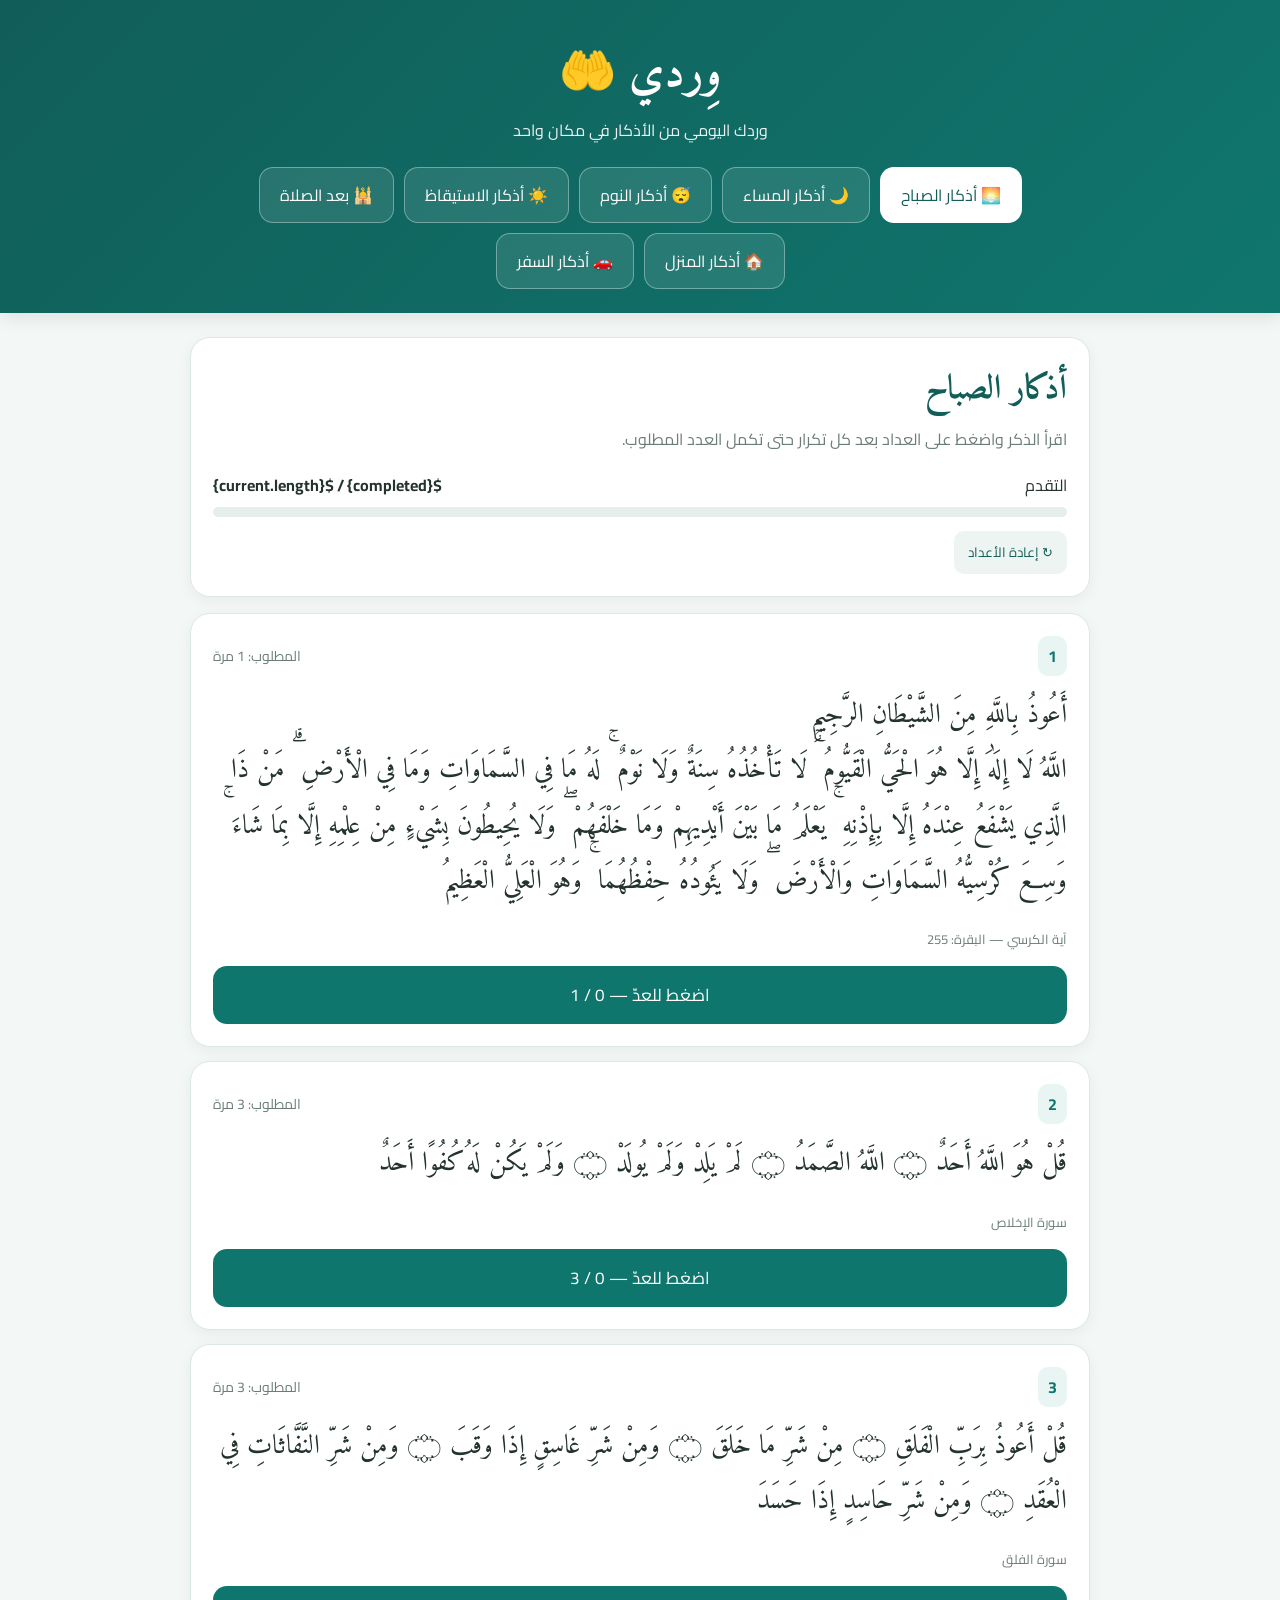
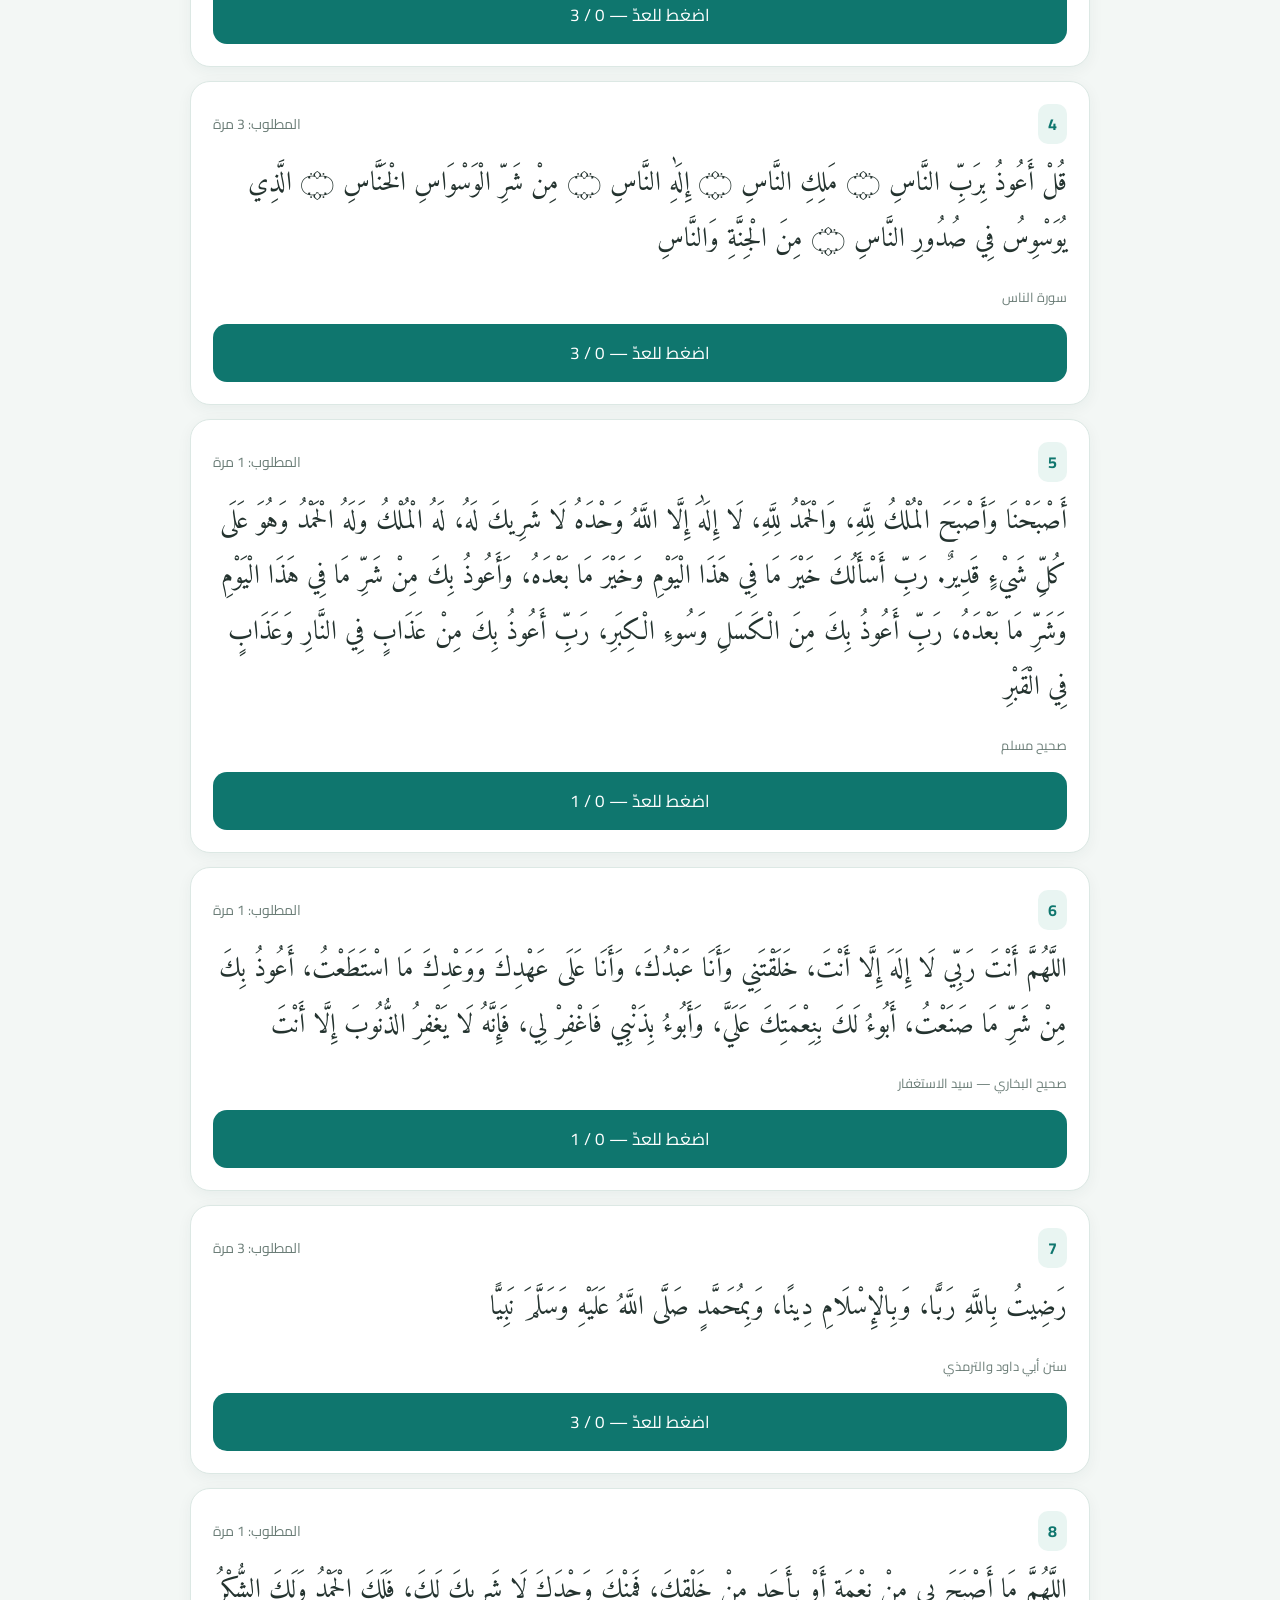
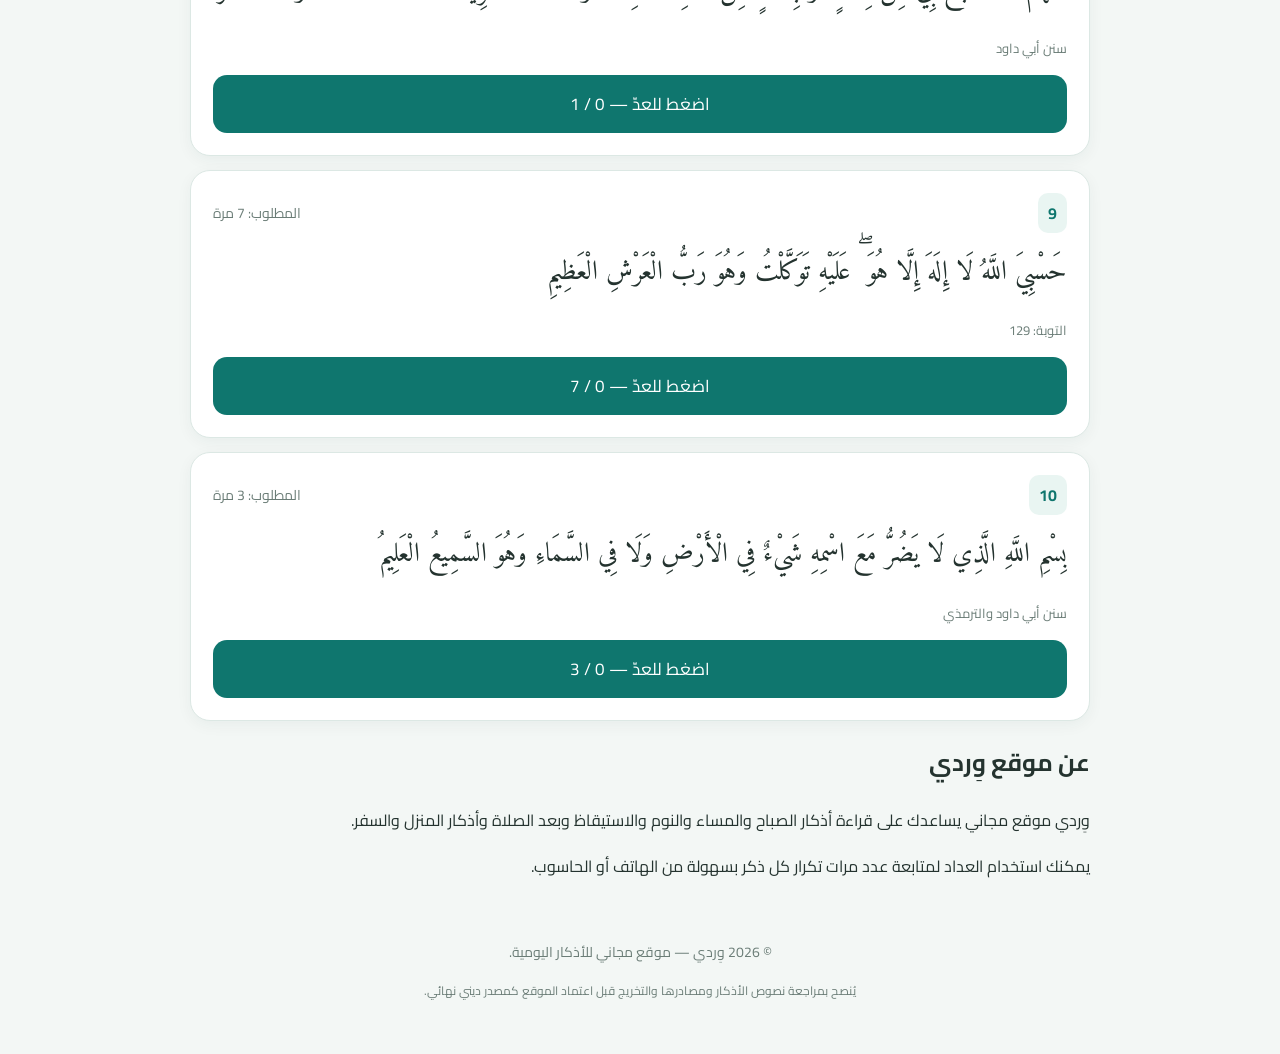
<file: index.html>
<!DOCTYPE html>
<html lang="ar" dir="rtl">

<head>
  <meta charset="UTF-8">

  <meta name="viewport" content="width=device-width, initial-scale=1.0">

  <title>وِردي | أذكار الصباح والمساء والنوم</title>

  <meta name="description"
    content="وِردي موقع مجاني للأذكار اليومية. اقرأ أذكار الصباح والمساء والنوم والاستيقاظ وبعد الصلاة وأذكار المنزل والسفر بسهولة مع عداد للتكرار.">

  <meta name="keywords"
    content="وِردي, وردي, أذكار, أذكار الصباح, أذكار المساء, أذكار النوم, أذكار الاستيقاظ, أذكار بعد الصلاة, أذكار السفر, أذكار المنزل">

  <meta name="theme-color" content="#0f766e">

  <meta name="robots" content="index, follow">

  <link rel="canonical" href="https://lakhachearfik-ops.github.io/-/">

  <link rel="stylesheet" href="style.css">
</head>

<body>

  <header class="hero">
    <div class="container">

      <div class="brand">
        وِردي 🤲
      </div>

      <p>
        وردك اليومي من الأذكار في مكان واحد
      </p>

      <nav class="tabs" aria-label="أقسام الأذكار">

        <button class="tab active" data-mode="morning">
          🌅 أذكار الصباح
        </button>

        <button class="tab" data-mode="evening">
          🌙 أذكار المساء
        </button>

        <button class="tab" data-mode="sleep">
          😴 أذكار النوم
        </button>

        <button class="tab" data-mode="wake">
          ☀️ أذكار الاستيقاظ
        </button>

        <button class="tab" data-mode="prayer">
          🕌 بعد الصلاة
        </button>

        <button class="tab" data-mode="home">
          🏠 أذكار المنزل
        </button>

        <button class="tab" data-mode="travel">
          🚗 أذكار السفر
        </button>

      </nav>

    </div>
  </header>

  <main class="container">

    <section class="intro">

      <h1 id="pageTitle">
        أذكار الصباح
      </h1>

      <p>
        اقرأ الذكر واضغط على العداد بعد كل تكرار حتى تكمل العدد المطلوب.
      </p>

      <div class="progress-wrap">

        <div class="progress-info">

          <span>
            التقدم
          </span>

          <strong id="progressText">
            0 / 10
          </strong>

        </div>

        <div class="progress">
          <div id="progressBar"></div>
        </div>

      </div>

      <button id="resetAll" class="reset">
        ↻ إعادة الأعداد
      </button>

    </section>

    <section
      id="adhkarList"
      class="adhkar-list"
      aria-label="قائمة الأذكار">
    </section>

    <section
      class="done"
      id="doneBox"
      aria-live="polite">

      <div>
        ✨ أحسنت! أكملت جميع الأذكار.
      </div>

    </section>

    <section class="about">

      <h2>
        عن موقع وِردي
      </h2>

      <p>
        وِردي موقع مجاني يساعدك على قراءة أذكار الصباح
        والمساء والنوم والاستيقاظ وبعد الصلاة وأذكار المنزل والسفر.
      </p>

      <p>
        يمكنك استخدام العداد لمتابعة عدد مرات تكرار كل ذكر
        بسهولة من الهاتف أو الحاسوب.
      </p>

    </section>

    <footer>

      <p>
        © 2026 وِردي — موقع مجاني للأذكار اليومية.
      </p>

      <p class="small">
        يُنصح بمراجعة نصوص الأذكار ومصادرها والتخريج قبل اعتماد الموقع
        كمصدر ديني نهائي.
      </p>

    </footer>

  </main>

  <script src="script.js"></script>

</body>
</html>
</file>
<file: style.css>
@import url('https://fonts.googleapis.com/css2?family=Amiri:wght@400;700&family=Cairo:wght@400;600;700&display=swap');

:root {
  --primary: #0f766e;
  --primary-dark: #115e59;
  --bg: #f3f7f5;
  --card: #ffffff;
  --text: #24332f;
  --muted: #6b7d77;
  --border: #dce8e4;
  --gold: #c58b2a;
}

* { box-sizing: border-box; }

body {
  margin: 0;
  background: var(--bg);
  color: var(--text);
  font-family: "Cairo", sans-serif;
}

.hero {
  background: linear-gradient(135deg, #115e59, #0f766e);
  color: white;
  padding: 34px 16px 24px;
  text-align: center;
  box-shadow: 0 4px 18px rgba(0,0,0,.10);
}

.container { width: min(900px, calc(100% - 28px)); margin: auto; }

.brand {
  font-family: "Amiri", serif;
  font-size: 46px;
  font-weight: 700;
}

.hero p { margin: 0 0 22px; opacity: .92; }

.tabs {
  display: flex;
  gap: 10px;
  justify-content: center;
  flex-wrap: wrap;
}

.tab {
  border: 1px solid rgba(255,255,255,.35);
  background: rgba(255,255,255,.10);
  color: white;
  padding: 12px 20px;
  border-radius: 14px;
  font-family: inherit;
  font-size: 16px;
  cursor: pointer;
}

.tab.active { background: white; color: var(--primary-dark); }

.intro {
  background: var(--card);
  margin: 24px 0 16px;
  padding: 22px;
  border: 1px solid var(--border);
  border-radius: 20px;
  box-shadow: 0 4px 15px rgba(25,65,55,.05);
}

.intro h1 {
  margin: 0 0 4px;
  font-family: "Amiri", serif;
  font-size: 34px;
  color: var(--primary-dark);
}

.intro p { color: var(--muted); margin-top: 4px; }

.progress-info {
  display: flex;
  justify-content: space-between;
  margin: 16px 0 7px;
}

.progress {
  height: 10px;
  background: #e5eeeb;
  border-radius: 99px;
  overflow: hidden;
}

#progressBar {
  height: 100%;
  width: 0%;
  background: var(--primary);
  transition: width .25s ease;
}

.reset {
  margin-top: 14px;
  border: 0;
  background: #edf4f1;
  color: var(--primary-dark);
  padding: 9px 14px;
  border-radius: 10px;
  cursor: pointer;
  font-family: inherit;
}

.adhkar-list { display: grid; gap: 14px; }

.card {
  background: var(--card);
  border: 1px solid var(--border);
  border-radius: 20px;
  padding: 22px;
  box-shadow: 0 4px 15px rgba(25,65,55,.05);
}

.card.completed { opacity: .72; }

.card-top {
  display: flex;
  justify-content: space-between;
  align-items: center;
  gap: 12px;
  margin-bottom: 12px;
}

.number {
  color: var(--primary);
  font-weight: 700;
  background: #e9f5f2;
  padding: 5px 10px;
  border-radius: 10px;
}

.count-label { color: var(--muted); font-size: 14px; }

.zekr {
  font-family: "Amiri", serif;
  font-size: 27px;
  line-height: 2.05;
  margin: 8px 0 18px;
}

.reference {
  color: var(--muted);
  font-size: 13px;
  margin-bottom: 15px;
}

.counter {
  width: 100%;
  border: 0;
  background: var(--primary);
  color: white;
  border-radius: 14px;
  padding: 13px;
  font-family: inherit;
  font-size: 17px;
  cursor: pointer;
}

.counter:active { transform: scale(.99); }

.counter.done-btn { background: #64756f; }

.done {
  display: none;
  margin: 20px 0;
  background: #e8f6ee;
  color: #17643d;
  border: 1px solid #bfe5ce;
  padding: 17px;
  text-align: center;
  border-radius: 16px;
  font-weight: 700;
}

footer {
  text-align: center;
  color: var(--muted);
  padding: 28px 10px 40px;
  font-size: 14px;
}

footer .small { font-size: 12px; }

@media (max-width: 600px) {
  .brand { font-size: 40px; }
  .zekr { font-size: 23px; line-height: 2; }
  .card { padding: 17px; }
  .intro h1 { font-size: 30px; }
}
</file>
